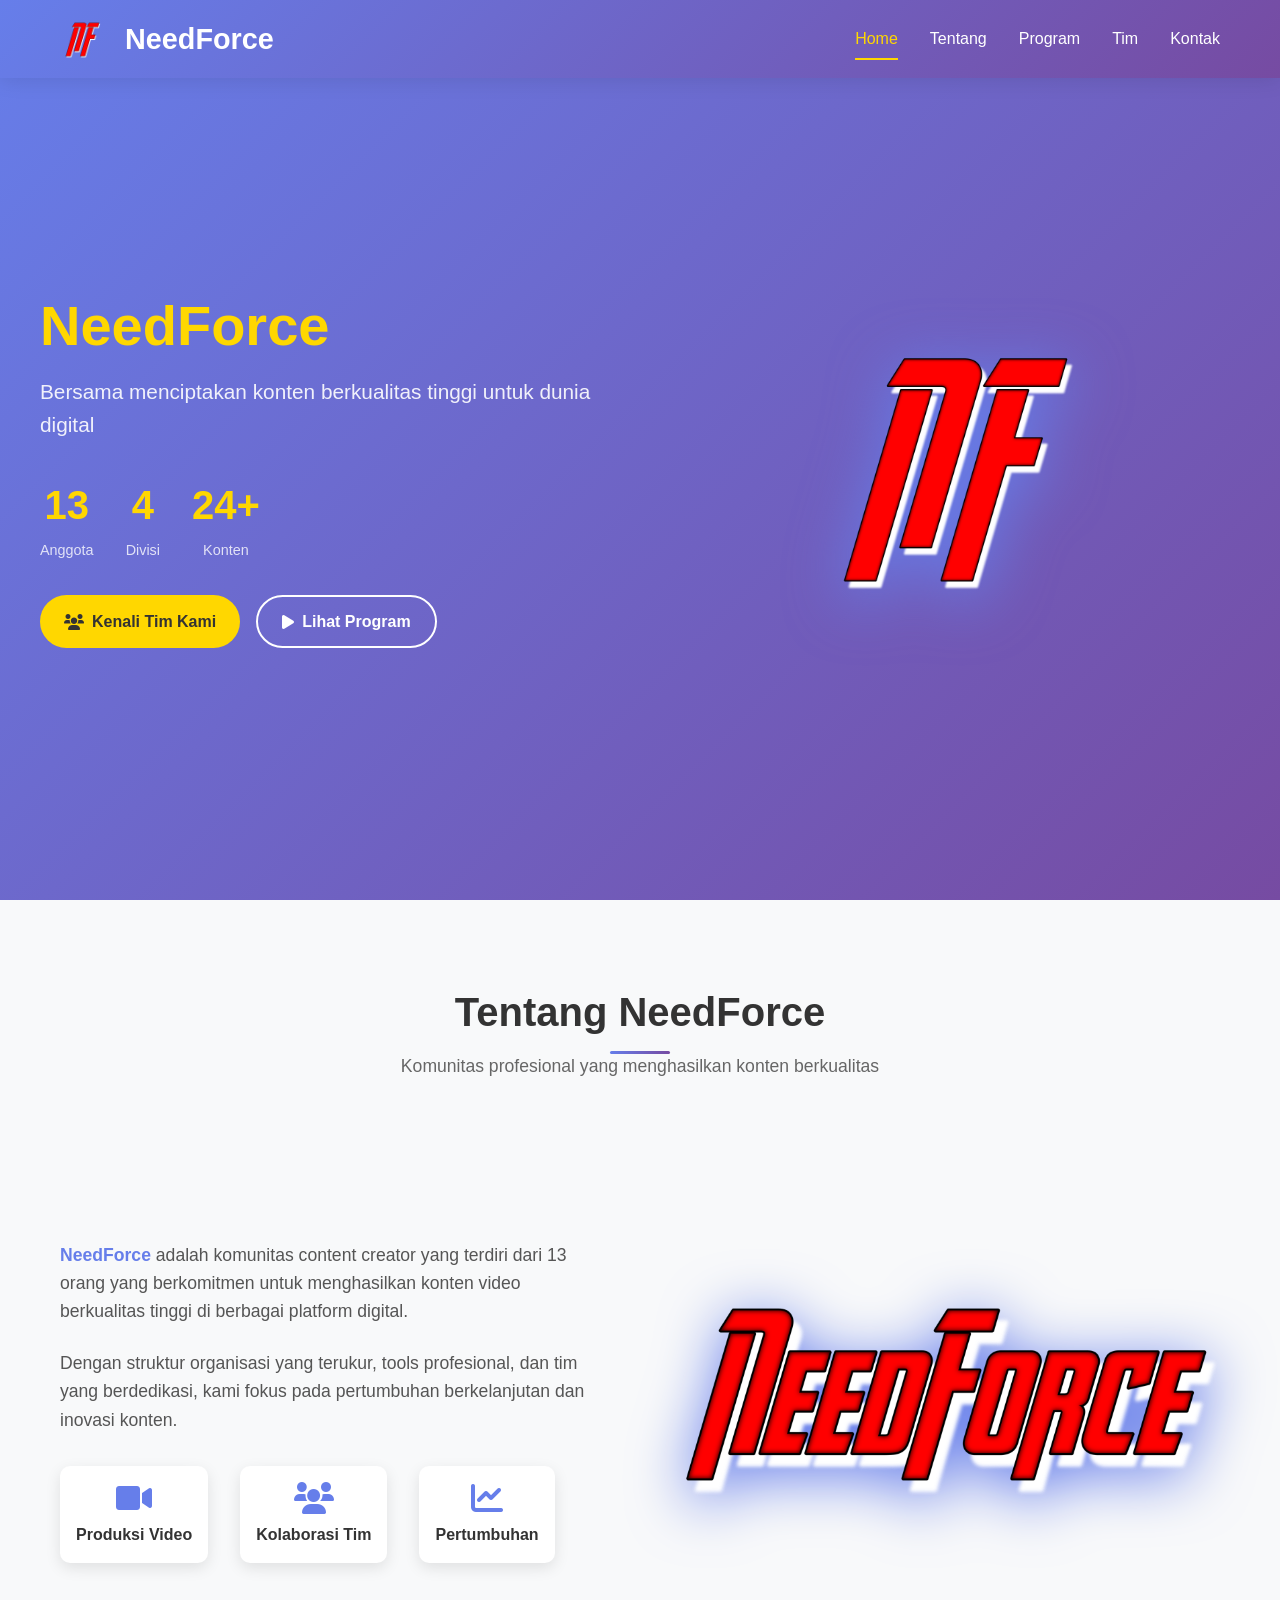
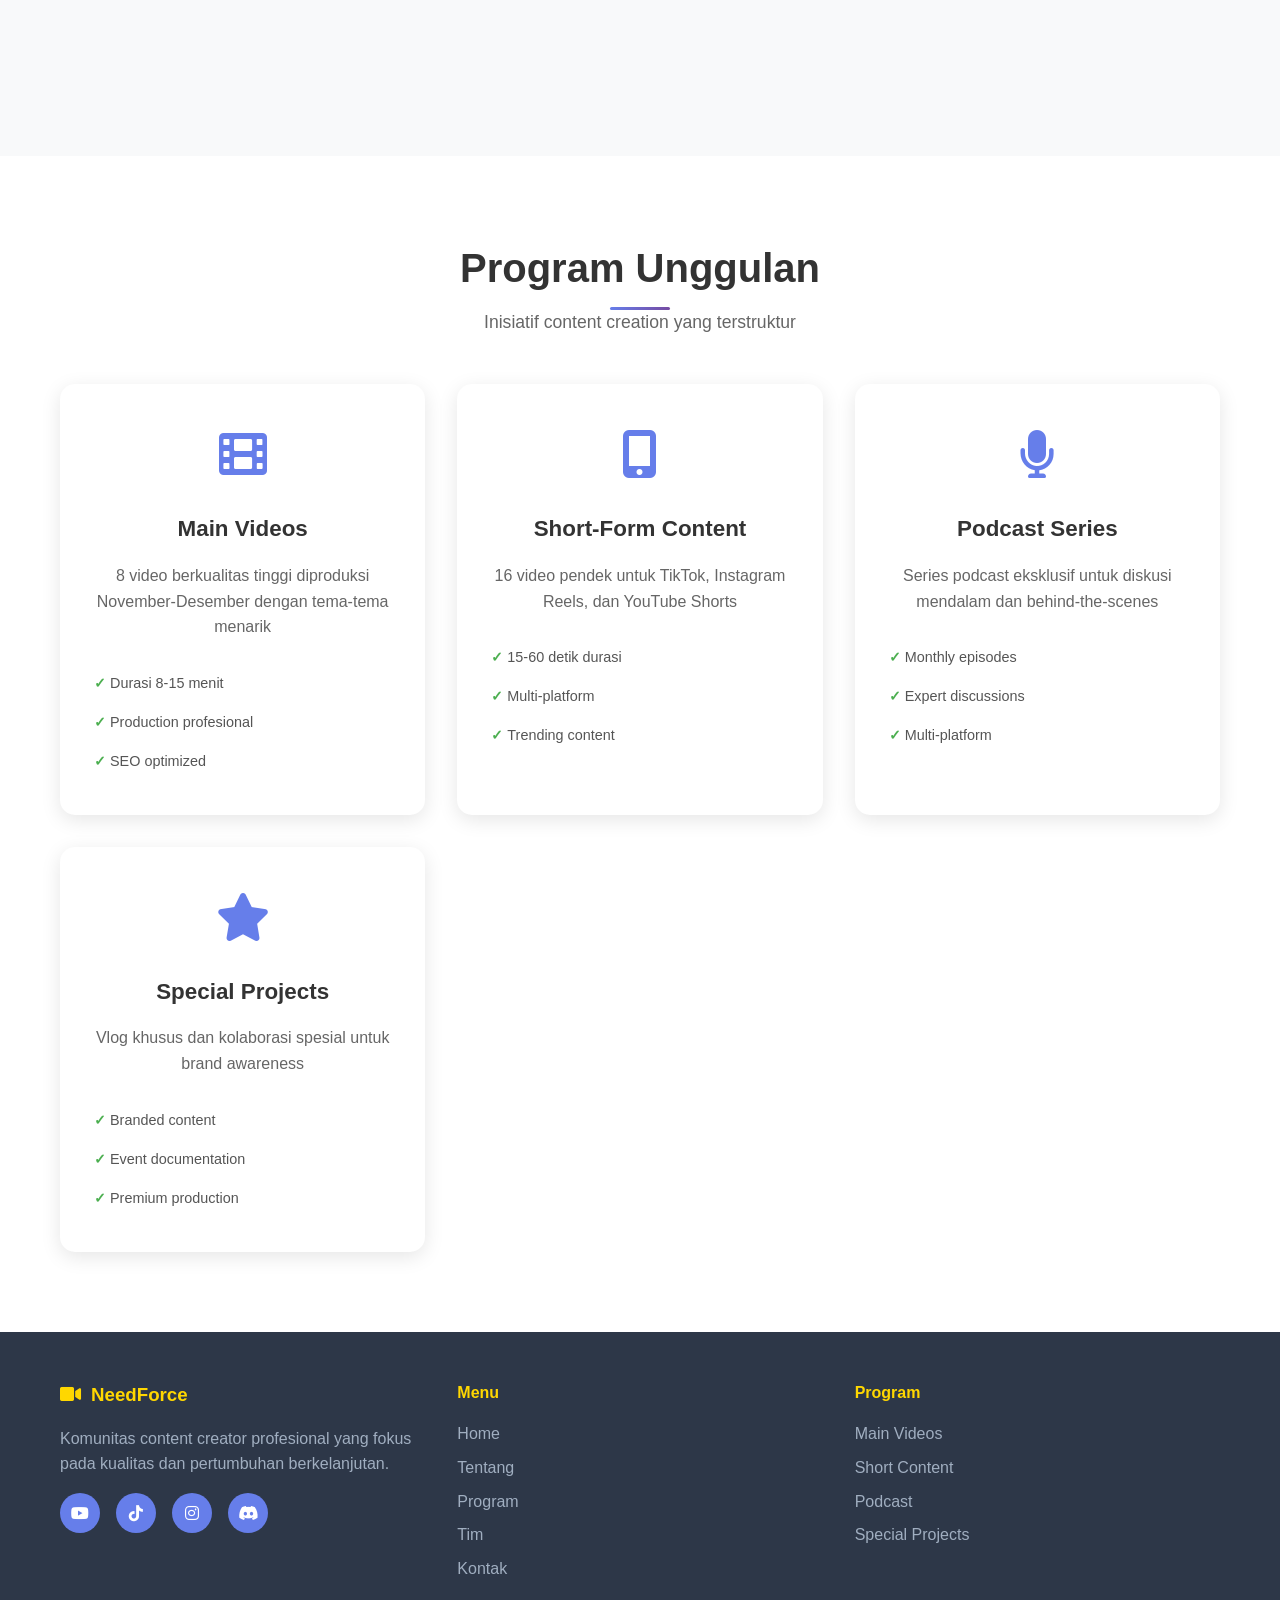
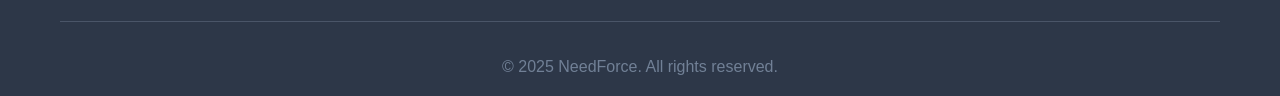
<file: index.html>
<!DOCTYPE html>
<html lang="id">
<head>
    <meta charset="UTF-8">
    <meta name="viewport" content="width=device-width, initial-scale=1.0">
    <title>NeedForce - Komunitas Content Creator</title>
    <link rel="stylesheet" href="assets/index.css">
    <link href="https://cdnjs.cloudflare.com/ajax/libs/font-awesome/6.0.0/css/all.min.css" rel="stylesheet">
</head>
<body>
    <!-- Header -->
    <header class="header">
        <nav class="navbar">
            <div class="nav-container">
                <div class="logo">
                    <h1><img src="assets/logo.png" alt="NeedForce Logo" style="width: 45px; height: auto; margin-right: 10px;"> NeedForce</h1>
                </div>
                <div class="nav-menu">
                    <a href="#home" class="nav-link active">Home</a>
                    <a href="#about" class="nav-link">Tentang</a>
                    <a href="#programs" class="nav-link">Program</a>
                    <a href="team.html" class="nav-link">Tim</a>
                    <a href="contact.html" class="nav-link">Kontak</a>
                </div>
                <div class="hamburger">
                    <span></span>
                    <span></span>
                    <span></span>
                </div>
            </div>
        </nav>
    </header>

    <!-- Main Content -->
    <main>
        <!-- Hero Section -->
        <section id="home" class="hero">
            <div class="hero-container">
                <div class="hero-content">
                    <h1 class="hero-title">
                        <span class="highlight">NeedForce</span><br>
                    </h1>
                    <p class="hero-subtitle">
                        Bersama menciptakan konten berkualitas tinggi untuk dunia digital
                    </p>
                    <div class="hero-stats">
                        <div class="stat">
                            <span class="stat-number">13</span>
                            <span class="stat-label">Anggota</span>
                        </div>
                        <div class="stat">
                            <span class="stat-number">4</span>
                            <span class="stat-label">Divisi</span>
                        </div>
                        <div class="stat">
                            <span class="stat-number">24+</span>
                            <span class="stat-label">Konten</span>
                        </div>
                    </div>
                    <div class="hero-buttons">
                        <a href="team.html" class="btn btn-primary">
                            <i class="fas fa-users"></i> Kenali Tim Kami
                        </a>
                        <a href="#programs" class="btn btn-secondary">
                            <i class="fas fa-play"></i> Lihat Program
                        </a>
                    </div>
                </div>
                <div class="hero-image">
                    <div class="hero-logo">
                        <img src="assets/logo.png" alt="NeedForce" class="logo-image">
                    </div>
                </div>
            </div>
        </section>

        <!-- About Section -->
        <section id="about" class="about">
            <div class="container">
                <div class="section-header">
                    <h2>Tentang NeedForce</h2>
                    <p class="section-subtitle">Komunitas profesional yang menghasilkan konten berkualitas</p>
                </div>

                <div class="about-grid">
                    <div class="about-content">
                        <p>
                            <strong>NeedForce</strong> adalah komunitas content creator yang terdiri dari 13 orang
                            yang berkomitmen untuk menghasilkan konten video berkualitas tinggi di berbagai platform digital.
                        </p>
                        <p>
                            Dengan struktur organisasi yang terukur, tools profesional, dan tim yang berdedikasi,
                            kami fokus pada pertumbuhan berkelanjutan dan inovasi konten.
                        </p>
                        <div class="about-features">
                            <div class="feature">
                                <i class="fas fa-video"></i>
                                <span>Produksi Video</span>
                            </div>
                            <div class="feature">
                                <i class="fas fa-users"></i>
                                <span>Kolaborasi Tim</span>
                            </div>
                            <div class="feature">
                                <i class="fas fa-chart-line"></i>
                                <span>Pertumbuhan</span>
                            </div>
                        </div>
                    </div>
                    <div class="about-image">
                        <img src="assets/NeedForce.png" alt="About NeedForce" class="about-img">
                    </div>
                </div>
            </div>
        </section>

        <!-- Programs Section -->
        <section id="programs" class="programs">
            <div class="container">
                <div class="section-header">
                    <h2>Program Unggulan</h2>
                    <p class="section-subtitle">Inisiatif content creation yang terstruktur</p>
                </div>

                <div class="programs-grid">
                    <div class="program-card">
                        <div class="program-icon">
                            <i class="fas fa-film"></i>
                        </div>
                        <h3>Main Videos</h3>
                        <p>8 video berkualitas tinggi diproduksi November-Desember dengan tema-tema menarik</p>
                        <ul class="program-features">
                            <li>Durasi 8-15 menit</li>
                            <li>Production profesional</li>
                            <li>SEO optimized</li>
                        </ul>
                    </div>

                    <div class="program-card">
                        <div class="program-icon">
                            <i class="fas fa-mobile-alt"></i>
                        </div>
                        <h3>Short-Form Content</h3>
                        <p>16 video pendek untuk TikTok, Instagram Reels, dan YouTube Shorts</p>
                        <ul class="program-features">
                            <li>15-60 detik durasi</li>
                            <li>Multi-platform</li>
                            <li>Trending content</li>
                        </ul>
                    </div>

                    <div class="program-card">
                        <div class="program-icon">
                            <i class="fas fa-microphone"></i>
                        </div>
                        <h3>Podcast Series</h3>
                        <p>Series podcast eksklusif untuk diskusi mendalam dan behind-the-scenes</p>
                        <ul class="program-features">
                            <li>Monthly episodes</li>
                            <li>Expert discussions</li>
                            <li>Multi-platform</li>
                        </ul>
                    </div>

                    <div class="program-card">
                        <div class="program-icon">
                            <i class="fas fa-star"></i>
                        </div>
                        <h3>Special Projects</h3>
                        <p>Vlog khusus dan kolaborasi spesial untuk brand awareness</p>
                        <ul class="program-features">
                            <li>Branded content</li>
                            <li>Event documentation</li>
                            <li>Premium production</li>
                        </ul>
                    </div>
                </div>
            </div>
        </section>
    </main>

    <!-- Footer -->
    <footer class="footer">
        <div class="container">
            <div class="footer-content">
                <div class="footer-section">
                    <h3><i class="fas fa-video"></i> NeedForce</h3>
                    <p>Komunitas content creator profesional yang fokus pada kualitas dan pertumbuhan berkelanjutan.</p>
                    <div class="social-links">
                        <a href="#" class="social-link"><i class="fab fa-youtube"></i></a>
                        <a href="#" class="social-link"><i class="fab fa-tiktok"></i></a>
                        <a href="#" class="social-link"><i class="fab fa-instagram"></i></a>
                        <a href="#" class="social-link"><i class="fab fa-discord"></i></a>
                    </div>
                </div>
                <div class="footer-section">
                    <h4>Menu</h4>
                    <ul>
                        <li><a href="#home">Home</a></li>
                        <li><a href="#about">Tentang</a></li>
                        <li><a href="#programs">Program</a></li>
                        <li><a href="team.html">Tim</a></li>
                        <li><a href="contact.html">Kontak</a></li>
                    </ul>
                </div>
                <div class="footer-section">
                    <h4>Program</h4>
                    <ul>
                        <li><a href="#programs">Main Videos</a></li>
                        <li><a href="#programs">Short Content</a></li>
                        <li><a href="#programs">Podcast</a></li>
                        <li><a href="#programs">Special Projects</a></li>
                    </ul>
                </div>
            </div>
            <div class="footer-bottom">
                <p>&copy; 2025 NeedForce. All rights reserved.</p>
            </div>
        </div>
    </footer>

    <script src="assets/script.js"></script>
</body>
</html>
</file>
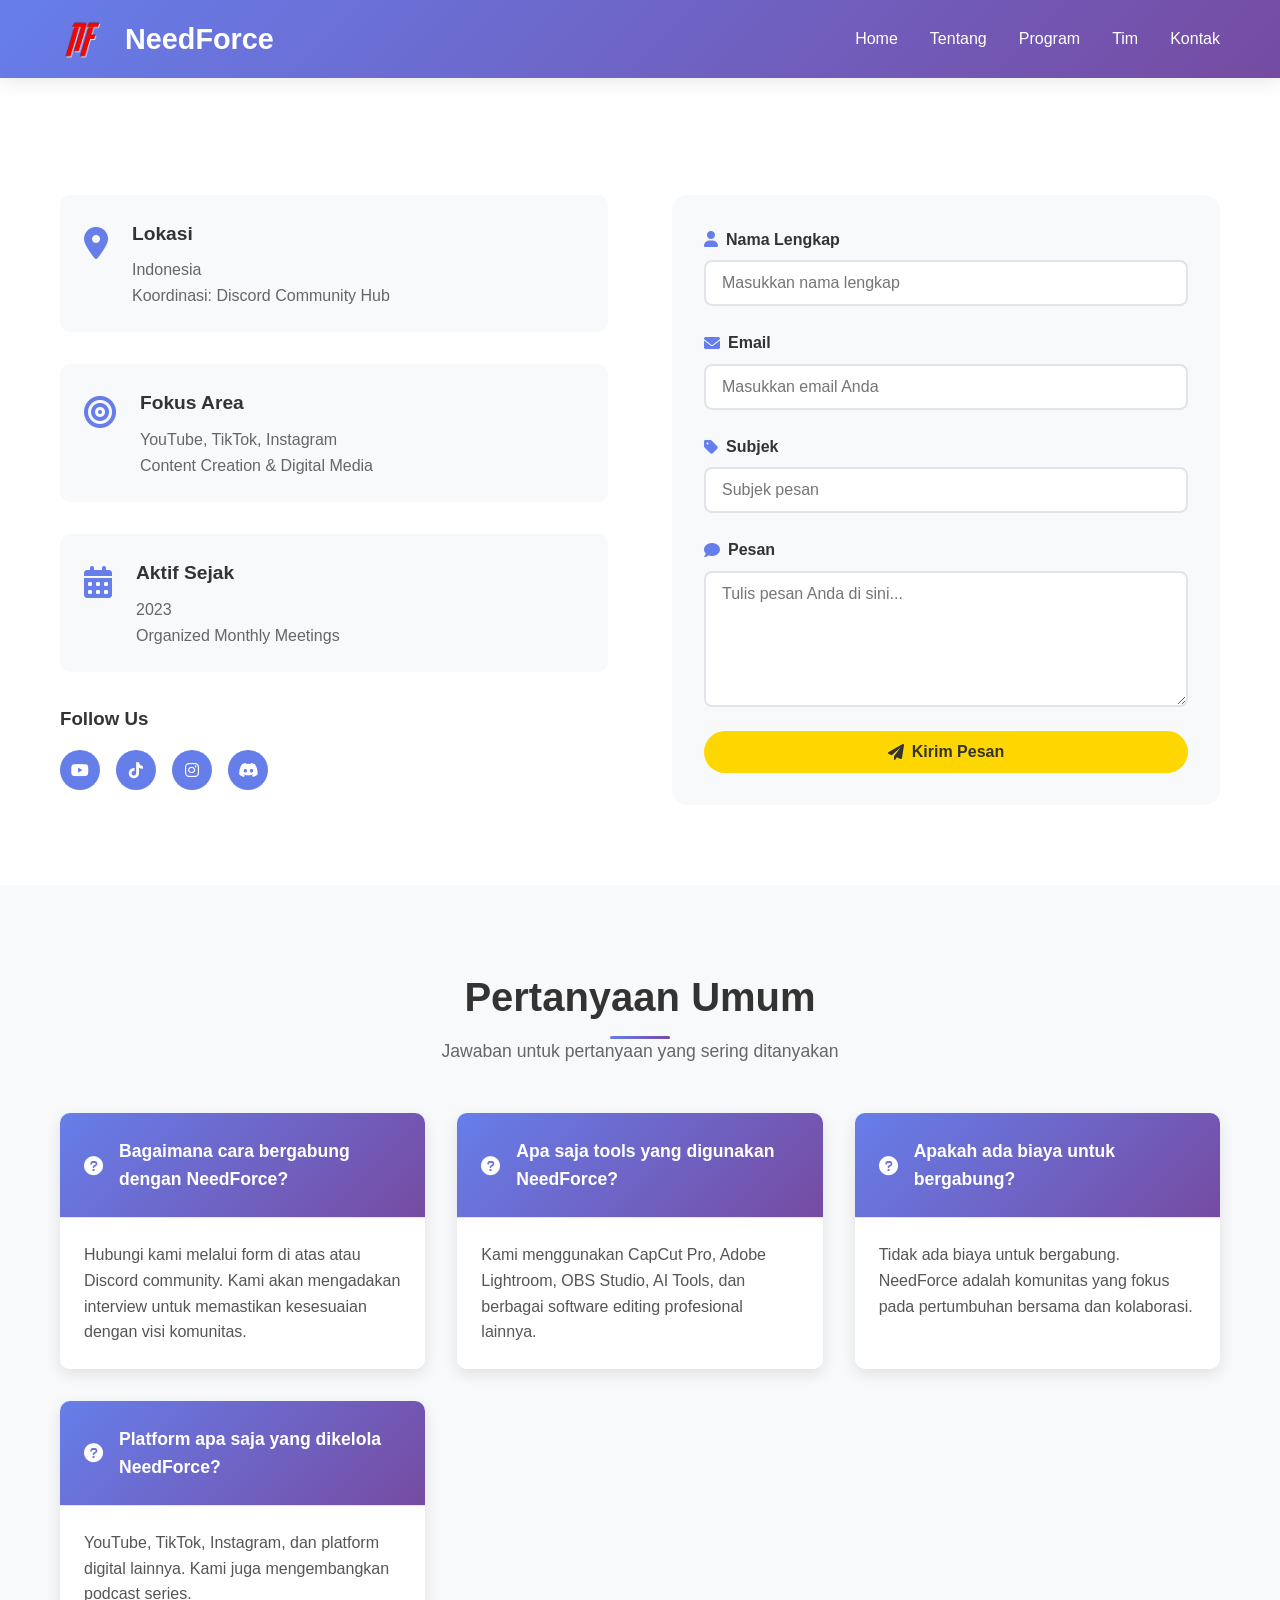
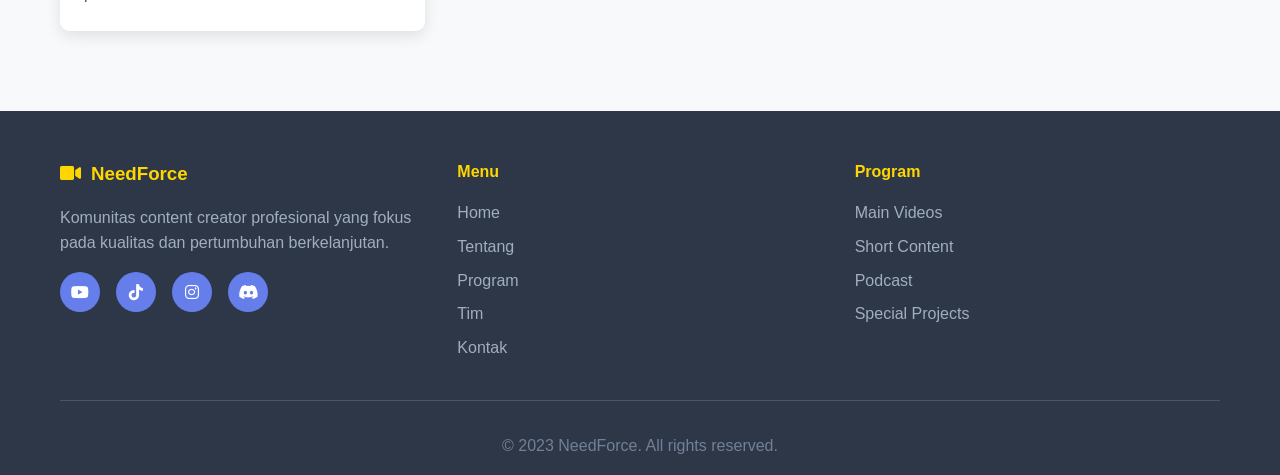
<file: contact.html>
<!DOCTYPE html>
<html lang="id">
<head>
    <meta charset="UTF-8">
    <meta name="viewport" content="width=device-width, initial-scale=1.0">
    <title>Kontak NeedForce - Komunitas Content Creator</title>
    <link rel="stylesheet" href="assets/index.css">
    <link rel="stylesheet" href="assets/contact.css">
    <link href="https://cdnjs.cloudflare.com/ajax/libs/font-awesome/6.0.0/css/all.min.css" rel="stylesheet">
</head>
<body>
    <!-- Header -->
    <header class="header">
        <nav class="navbar">
            <div class="nav-container">
                <div class="logo">
                    <h1><img src="assets/logo.png" alt="NeedForce Logo" style="width: 45px; height: auto; margin-right: 10px;"> NeedForce</h1>
                </div>
                <div class="nav-menu">
                    <a href="index.html" class="nav-link">Home</a>
                    <a href="index.html#about" class="nav-link">Tentang</a>
                    <a href="index.html#programs" class="nav-link">Program</a>
                    <a href="team.html" class="nav-link">Tim</a>
                    <a href="#contact" class="nav-link active">Kontak</a>
                </div>
                <div class="hamburger">
                    <span></span>
                    <span></span>
                    <span></span>
                </div>
            </div>
        </nav>
    </header>

    <!-- Main Content -->
    <main>
        <!-- Contact Hero -->
        <section class="contact-hero">
            <div class="container">
                <div class="section-header">
                    <h1>Hubungi Kami</h1>
                    <p class="section-subtitle">Ada pertanyaan? Kami siap membantu Anda</p>
                </div>
            </div>
        </section>

        <!-- Contact Section -->
        <section id="contact" class="contact">
            <div class="container">
                <div class="contact-grid">
                    <div class="contact-info">
                        <div class="info-card">
                            <div class="info-icon">
                                <i class="fas fa-map-marker-alt"></i>
                            </div>
                            <div class="info-content">
                                <h3>Lokasi</h3>
                                <p>Indonesia<br>Koordinasi: Discord Community Hub</p>
                            </div>
                        </div>

                        <div class="info-card">
                            <div class="info-icon">
                                <i class="fas fa-bullseye"></i>
                            </div>
                            <div class="info-content">
                                <h3>Fokus Area</h3>
                                <p>YouTube, TikTok, Instagram<br>Content Creation & Digital Media</p>
                            </div>
                        </div>

                        <div class="info-card">
                            <div class="info-icon">
                                <i class="fas fa-calendar-alt"></i>
                            </div>
                            <div class="info-content">
                                <h3>Aktif Sejak</h3>
                                <p>2023<br>Organized Monthly Meetings</p>
                            </div>
                        </div>

                        <div class="social-media">
                            <h3>Follow Us</h3>
                            <div class="social-links">
                                <a href="#" class="social-link">
                                    <i class="fab fa-youtube"></i>
                                </a>
                                <a href="#" class="social-link">
                                    <i class="fab fa-tiktok"></i>
                                </a>
                                <a href="#" class="social-link">
                                    <i class="fab fa-instagram"></i>
                                </a>
                                <a href="#" class="social-link">
                                    <i class="fab fa-discord"></i>
                                </a>
                            </div>
                        </div>
                    </div>

                    <div class="contact-form-container">
                        <form class="contact-form" id="contactForm">
                            <div class="form-group">
                                <label for="name">
                                    <i class="fas fa-user"></i> Nama Lengkap
                                </label>
                                <input type="text" id="name" name="name" required placeholder="Masukkan nama lengkap">
                            </div>

                            <div class="form-group">
                                <label for="email">
                                    <i class="fas fa-envelope"></i> Email
                                </label>
                                <input type="email" id="email" name="email" required placeholder="Masukkan email Anda">
                            </div>

                            <div class="form-group">
                                <label for="subject">
                                    <i class="fas fa-tag"></i> Subjek
                                </label>
                                <input type="text" id="subject" name="subject" required placeholder="Subjek pesan">
                            </div>

                            <div class="form-group">
                                <label for="message">
                                    <i class="fas fa-comment"></i> Pesan
                                </label>
                                <textarea id="message" name="message" rows="6" required placeholder="Tulis pesan Anda di sini..."></textarea>
                            </div>

                            <button type="submit" class="btn btn-primary btn-full">
                                <i class="fas fa-paper-plane"></i> Kirim Pesan
                            </button>
                        </form>
                    </div>
                </div>
            </div>
        </section>

        <!-- FAQ Section -->
        <section class="faq">
            <div class="container">
                <div class="section-header">
                    <h2>Pertanyaan Umum</h2>
                    <p class="section-subtitle">Jawaban untuk pertanyaan yang sering ditanyakan</p>
                </div>

                <div class="faq-grid">
                    <div class="faq-item">
                        <div class="faq-question">
                            <i class="fas fa-question-circle"></i>
                            <h4>Bagaimana cara bergabung dengan NeedForce?</h4>
                        </div>
                        <div class="faq-answer">
                            <p>Hubungi kami melalui form di atas atau Discord community. Kami akan mengadakan interview untuk memastikan kesesuaian dengan visi komunitas.</p>
                        </div>
                    </div>

                    <div class="faq-item">
                        <div class="faq-question">
                            <i class="fas fa-question-circle"></i>
                            <h4>Apa saja tools yang digunakan NeedForce?</h4>
                        </div>
                        <div class="faq-answer">
                            <p>Kami menggunakan CapCut Pro, Adobe Lightroom, OBS Studio, AI Tools, dan berbagai software editing profesional lainnya.</p>
                        </div>
                    </div>

                    <div class="faq-item">
                        <div class="faq-question">
                            <i class="fas fa-question-circle"></i>
                            <h4>Apakah ada biaya untuk bergabung?</h4>
                        </div>
                        <div class="faq-answer">
                            <p>Tidak ada biaya untuk bergabung. NeedForce adalah komunitas yang fokus pada pertumbuhan bersama dan kolaborasi.</p>
                        </div>
                    </div>

                    <div class="faq-item">
                        <div class="faq-question">
                            <i class="fas fa-question-circle"></i>
                            <h4>Platform apa saja yang dikelola NeedForce?</h4>
                        </div>
                        <div class="faq-answer">
                            <p>YouTube, TikTok, Instagram, dan platform digital lainnya. Kami juga mengembangkan podcast series.</p>
                        </div>
                    </div>
                </div>
            </div>
        </section>
    </main>

    <!-- Footer -->
    <footer class="footer">
        <div class="container">
            <div class="footer-content">
                <div class="footer-section">
                    <h3><i class="fas fa-video"></i> NeedForce</h3>
                    <p>Komunitas content creator profesional yang fokus pada kualitas dan pertumbuhan berkelanjutan.</p>
                    <div class="social-links">
                        <a href="#" class="social-link"><i class="fab fa-youtube"></i></a>
                        <a href="#" class="social-link"><i class="fab fa-tiktok"></i></a>
                        <a href="#" class="social-link"><i class="fab fa-instagram"></i></a>
                        <a href="#" class="social-link"><i class="fab fa-discord"></i></a>
                    </div>
                </div>
                <div class="footer-section">
                    <h4>Menu</h4>
                    <ul>
                        <li><a href="index.html">Home</a></li>
                        <li><a href="index.html#about">Tentang</a></li>
                        <li><a href="index.html#programs">Program</a></li>
                        <li><a href="team.html">Tim</a></li>
                        <li><a href="#contact">Kontak</a></li>
                    </ul>
                </div>
                <div class="footer-section">
                    <h4>Program</h4>
                    <ul>
                        <li><a href="index.html#programs">Main Videos</a></li>
                        <li><a href="index.html#programs">Short Content</a></li>
                        <li><a href="index.html#programs">Podcast</a></li>
                        <li><a href="index.html#programs">Special Projects</a></li>
                    </ul>
                </div>
            </div>
            <div class="footer-bottom">
                <p>&copy; 2023 NeedForce. All rights reserved.</p>
            </div>
        </div>
    </footer>

    <script src="assets/script.js"></script>
</body>
</html>
</file>
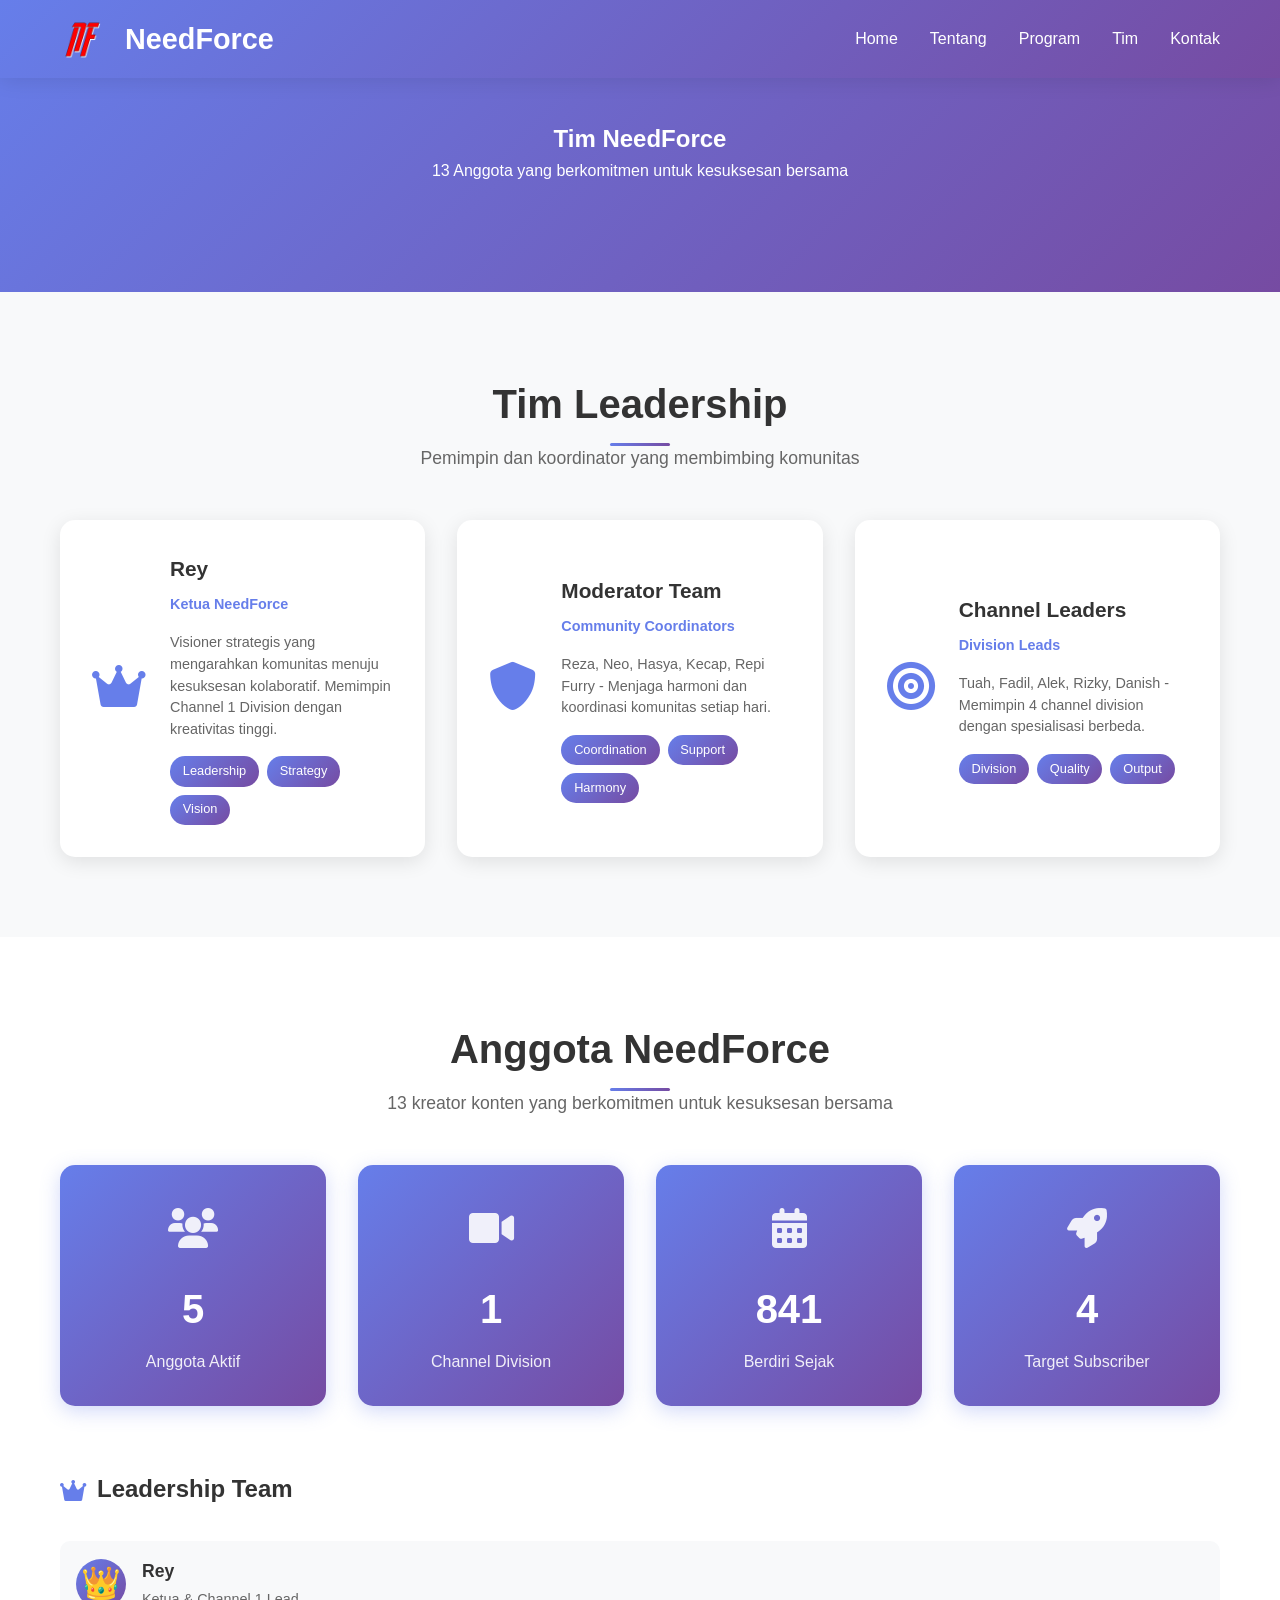
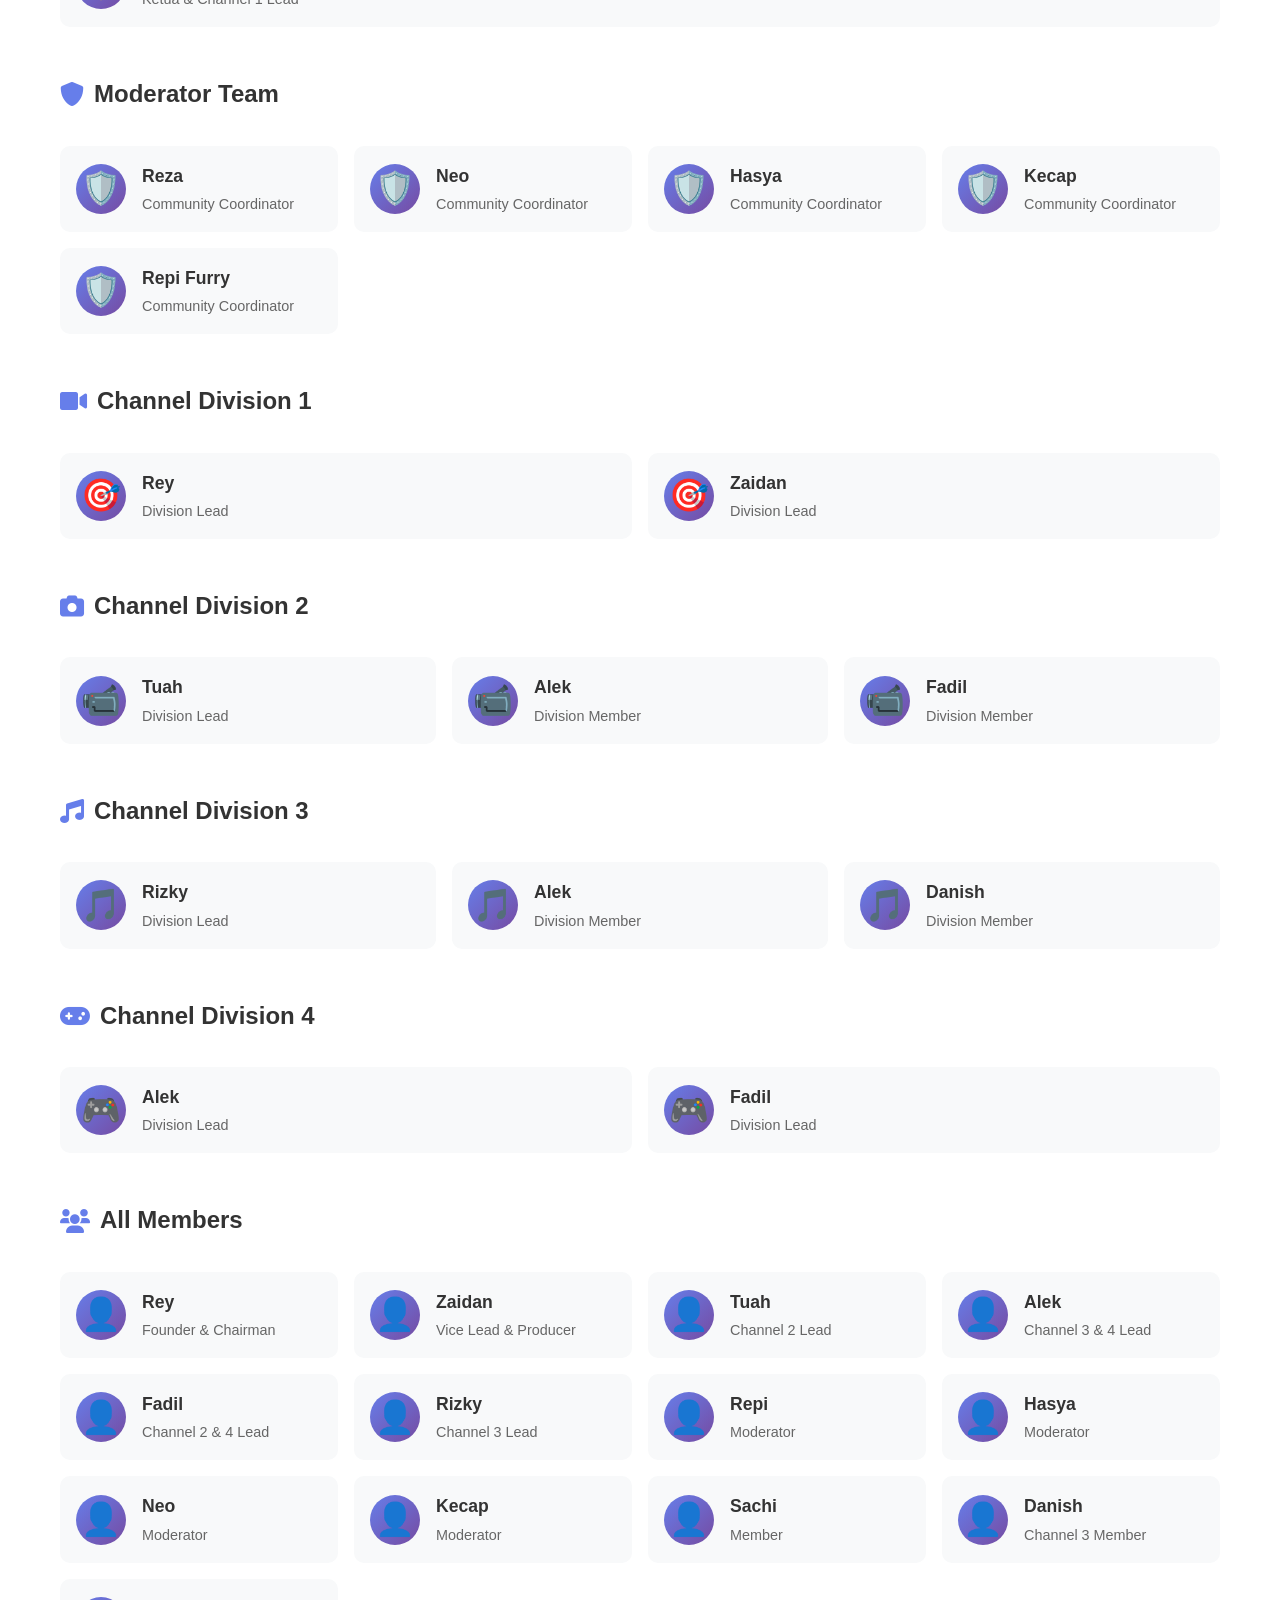
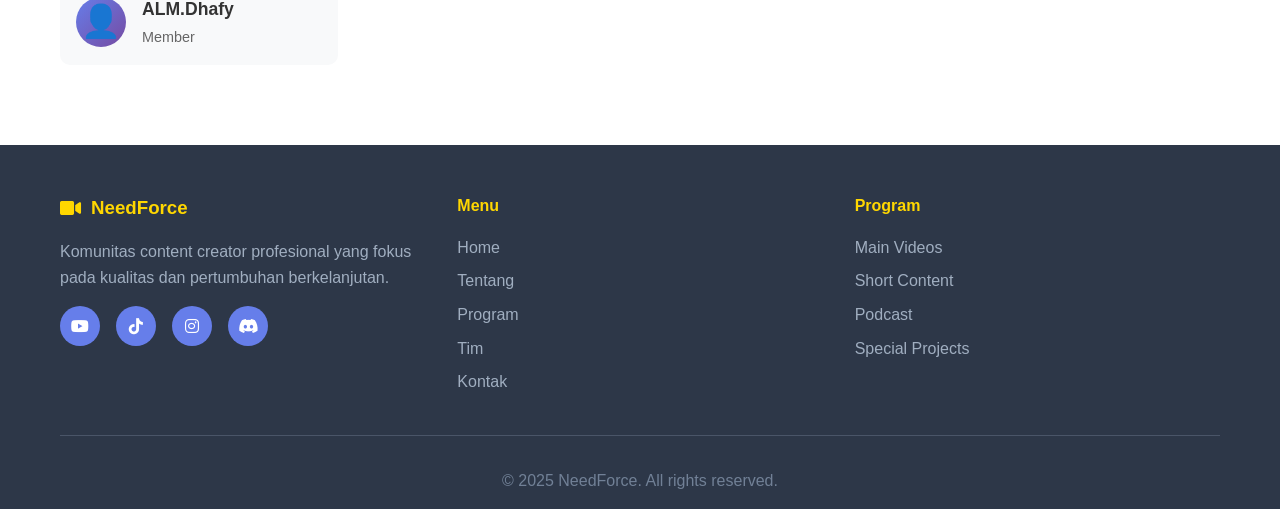
<file: team.html>
<!DOCTYPE html>
<html lang="id">
<head>
    <meta charset="UTF-8">
    <meta name="viewport" content="width=device-width, initial-scale=1.0">
    <title>Tim NeedForce - Komunitas Content Creator</title>
    <link rel="stylesheet" href="assets/index.css">
    <link rel="stylesheet" href="assets/team.css">
    <link href="https://cdnjs.cloudflare.com/ajax/libs/font-awesome/6.0.0/css/all.min.css" rel="stylesheet">
</head>
<body>
    <!-- Header -->
    <header class="header">
        <nav class="navbar">
            <div class="nav-container">
                <div class="logo">
                    <h1><img src="assets/logo.png" alt="NeedForce Logo" style="width: 45px; height: auto; margin-right: 10px;"> NeedForce</h1>
                </div>
                <div class="nav-menu">
                    <a href="index.html" class="nav-link">Home</a>
                    <a href="index.html#about" class="nav-link">Tentang</a>
                    <a href="index.html#programs" class="nav-link">Program</a>
                    <a href="#team" class="nav-link active">Tim</a>
                    <a href="contact.html" class="nav-link">Kontak</a>
                </div>
                <div class="hamburger">
                    <span></span>
                    <span></span>
                    <span></span>
                </div>
            </div>
        </nav>
    </header>

    <!-- Main Content -->
    <main>
        <!-- Team Hero -->
        <section class="team-hero">
            <div class="container">
                <div class="section-header">
                    <h1>Tim NeedForce</h1>
                    <p class="sub">13 Anggota yang berkomitmen untuk kesuksesan bersama</p>
                </div>
            </div>
        </section>

        <!-- Leadership Section -->
        <section id="team" class="leadership">
            <div class="container">
                <div class="section-header">
                    <h2>Tim Leadership</h2>
                    <p class="section-subtitle">Pemimpin dan koordinator yang membimbing komunitas</p>
                </div>

                <div class="leadership-grid">
                    <div class="leader-card">
                        <div class="leader-avatar">
                            <i class="fas fa-crown"></i>
                        </div>
                        <div class="leader-info">
                            <h3>Rey</h3>
                            <p class="leader-role">Ketua NeedForce</p>
                            <p class="leader-desc">Visioner strategis yang mengarahkan komunitas menuju kesuksesan kolaboratif. Memimpin Channel 1 Division dengan kreativitas tinggi.</p>
                            <div class="leader-skills">
                                <span class="skill-tag">Leadership</span>
                                <span class="skill-tag">Strategy</span>
                                <span class="skill-tag">Vision</span>
                            </div>
                        </div>
                    </div>

                    <div class="leader-card">
                        <div class="leader-avatar">
                            <i class="fas fa-shield-alt"></i>
                        </div>
                        <div class="leader-info">
                            <h3>Moderator Team</h3>
                            <p class="leader-role">Community Coordinators</p>
                            <p class="leader-desc">Reza, Neo, Hasya, Kecap, Repi Furry - Menjaga harmoni dan koordinasi komunitas setiap hari.</p>
                            <div class="leader-skills">
                                <span class="skill-tag">Coordination</span>
                                <span class="skill-tag">Support</span>
                                <span class="skill-tag">Harmony</span>
                            </div>
                        </div>
                    </div>

                    <div class="leader-card">
                        <div class="leader-avatar">
                            <i class="fas fa-bullseye"></i>
                        </div>
                        <div class="leader-info">
                            <h3>Channel Leaders</h3>
                            <p class="leader-role">Division Leads</p>
                            <p class="leader-desc">Tuah, Fadil, Alek, Rizky, Danish - Memimpin 4 channel division dengan spesialisasi berbeda.</p>
                            <div class="leader-skills">
                                <span class="skill-tag">Division</span>
                                <span class="skill-tag">Quality</span>
                                <span class="skill-tag">Output</span>
                            </div>
                        </div>
                    </div>
                </div>
            </div>
        </section>

        <!-- Members Section -->
        <section class="members">
            <div class="container">
                <div class="section-header">
                    <h2>Anggota NeedForce</h2>
                    <p class="section-subtitle">13 kreator konten yang berkomitmen untuk kesuksesan bersama</p>
                </div>

                <div class="stats-overview">
                    <div class="stat-card">
                        <div class="stat-icon">
                            <i class="fas fa-users"></i>
                        </div>
                        <h3>13</h3>
                        <p>Anggota Aktif</p>
                    </div>
                    <div class="stat-card">
                        <div class="stat-icon">
                            <i class="fas fa-video"></i>
                        </div>
                        <h3>4</h3>
                        <p>Channel Division</p>
                    </div>
                    <div class="stat-card">
                        <div class="stat-icon">
                            <i class="fas fa-calendar-alt"></i>
                        </div>
                        <h3>2023</h3>
                        <p>Berdiri Sejak</p>
                    </div>
                    <div class="stat-card">
                        <div class="stat-icon">
                            <i class="fas fa-rocket"></i>
                        </div>
                        <h3>10K+</h3>
                        <p>Target Subscriber</p>
                    </div>
                </div>

                <div class="members-showcase">
                    <div class="member-category">
                        <h3><i class="fas fa-crown"></i> Leadership Team</h3>
                        <div class="member-list">
                            <div class="member-item">
                                <div class="member-avatar">👑</div>
                                <div class="member-info">
                                    <h4>Rey</h4>
                                    <p>Ketua & Channel 1 Lead</p>
                                </div>
                            </div>
                        </div>
                    </div>

                    <div class="member-category">
                        <h3><i class="fas fa-shield-alt"></i> Moderator Team</h3>
                        <div class="member-list">
                            <div class="member-item">
                                <div class="member-avatar">🛡️</div>
                                <div class="member-info">
                                    <h4>Reza</h4>
                                    <p>Community Coordinator</p>
                                </div>
                            </div>
                            <div class="member-item">
                                <div class="member-avatar">🛡️</div>
                                <div class="member-info">
                                    <h4>Neo</h4>
                                    <p>Community Coordinator</p>
                                </div>
                            </div>
                            <div class="member-item">
                                <div class="member-avatar">🛡️</div>
                                <div class="member-info">
                                    <h4>Hasya</h4>
                                    <p>Community Coordinator</p>
                                </div>
                            </div>
                            <div class="member-item">
                                <div class="member-avatar">🛡️</div>
                                <div class="member-info">
                                    <h4>Kecap</h4>
                                    <p>Community Coordinator</p>
                                </div>
                            </div>
                            <div class="member-item">
                                <div class="member-avatar">🛡️</div>
                                <div class="member-info">
                                    <h4>Repi Furry</h4>
                                    <p>Community Coordinator</p>
                                </div>
                            </div>
                        </div>
                    </div>

                    <div class="member-category">
                        <h3><i class="fas fa-video"></i> Channel Division 1</h3>
                        <div class="member-list">
                            <div class="member-item">
                                <div class="member-avatar">🎯</div>
                                <div class="member-info">
                                    <h4>Rey</h4>
                                    <p>Division Lead</p>
                                </div>
                            </div>
                            <div class="member-item">
                                <div class="member-avatar">🎯</div>
                                <div class="member-info">
                                    <h4>Zaidan</h4>
                                    <p>Division Lead</p>
                                </div>
                            </div>
                        </div>
                    </div>

                    <div class="member-category">
                        <h3><i class="fas fa-camera"></i> Channel Division 2</h3>
                        <div class="member-list">
                            <div class="member-item">
                                <div class="member-avatar">📹</div>
                                <div class="member-info">
                                    <h4>Tuah</h4>
                                    <p>Division Lead</p>
                                </div>
                            </div>
                            <div class="member-item">
                                <div class="member-avatar">📹</div>
                                <div class="member-info">
                                    <h4>Alek</h4>
                                    <p>Division Member</p>
                                </div>
                            </div>
                            <div class="member-item">
                                <div class="member-avatar">📹</div>
                                <div class="member-info">
                                    <h4>Fadil</h4>
                                    <p>Division Member</p>
                                </div>
                            </div>
                        </div>
                    </div>

                    <div class="member-category">
                        <h3><i class="fas fa-music"></i> Channel Division 3</h3>
                        <div class="member-list">
                            <div class="member-item">
                                <div class="member-avatar">🎵</div>
                                <div class="member-info">
                                    <h4>Rizky</h4>
                                    <p>Division Lead</p>
                                </div>
                            </div>
                            <div class="member-item">
                                <div class="member-avatar">🎵</div>
                                <div class="member-info">
                                    <h4>Alek</h4>
                                    <p>Division Member</p>
                                </div>
                            </div>
                            <div class="member-item">
                                <div class="member-avatar">🎵</div>
                                <div class="member-info">
                                    <h4>Danish</h4>
                                    <p>Division Member</p>
                                </div>
                            </div>
                        </div>
                    </div>

                    <div class="member-category">
                        <h3><i class="fas fa-gamepad"></i> Channel Division 4</h3>
                        <div class="member-list">
                            <div class="member-item">
                                <div class="member-avatar">🎮</div>
                                <div class="member-info">
                                    <h4>Alek</h4>
                                    <p>Division Lead</p>
                                </div>
                            </div>
                            <div class="member-item">
                                <div class="member-avatar">🎮</div>
                                <div class="member-info">
                                    <h4>Fadil</h4>
                                    <p>Division Lead</p>
                                </div>
                            </div>
                        </div>
                    </div>

                    <div class="member-category">
                        <h3><i class="fas fa-users"></i> All Members</h3>
                        <div class="member-list">
                            <div class="member-item">
                                <div class="member-avatar">👤</div>
                                <div class="member-info">
                                    <h4>Rey</h4>
                                    <p>Founder & Chairman</p>
                                </div>
                            </div>
                            <div class="member-item">
                                <div class="member-avatar">👤</div>
                                <div class="member-info">
                                    <h4>Zaidan</h4>
                                    <p>Vice Lead & Producer</p>
                                </div>
                            </div>
                            <div class="member-item">
                                <div class="member-avatar">👤</div>
                                <div class="member-info">
                                    <h4>Tuah</h4>
                                    <p>Channel 2 Lead</p>
                                </div>
                            </div>
                            <div class="member-item">
                                <div class="member-avatar">👤</div>
                                <div class="member-info">
                                    <h4>Alek</h4>
                                    <p>Channel 3 & 4 Lead</p>
                                </div>
                            </div>
                            <div class="member-item">
                                <div class="member-avatar">👤</div>
                                <div class="member-info">
                                    <h4>Fadil</h4>
                                    <p>Channel 2 & 4 Lead</p>
                                </div>
                            </div>
                            <div class="member-item">
                                <div class="member-avatar">👤</div>
                                <div class="member-info">
                                    <h4>Rizky</h4>
                                    <p>Channel 3 Lead</p>
                                </div>
                            </div>
                            <div class="member-item">
                                <div class="member-avatar">👤</div>
                                <div class="member-info">
                                    <h4>Repi</h4>
                                    <p>Moderator</p>
                                </div>
                            </div>
                            <div class="member-item">
                                <div class="member-avatar">👤</div>
                                <div class="member-info">
                                    <h4>Hasya</h4>
                                    <p>Moderator</p>
                                </div>
                            </div>
                            <div class="member-item">
                                <div class="member-avatar">👤</div>
                                <div class="member-info">
                                    <h4>Neo</h4>
                                    <p>Moderator</p>
                                </div>
                            </div>
                            <div class="member-item">
                                <div class="member-avatar">👤</div>
                                <div class="member-info">
                                    <h4>Kecap</h4>
                                    <p>Moderator</p>
                                </div>
                            </div>
                            <div class="member-item">
                                <div class="member-avatar">👤</div>
                                <div class="member-info">
                                    <h4>Sachi</h4>
                                    <p>Member</p>
                                </div>
                            </div>
                            <div class="member-item">
                                <div class="member-avatar">👤</div>
                                <div class="member-info">
                                    <h4>Danish</h4>
                                    <p>Channel 3 Member</p>
                                </div>
                            </div>
                            <div class="member-item">
                                <div class="member-avatar">👤</div>
                                <div class="member-info">
                                    <h4>ALM.Dhafy</h4>
                                    <p>Member</p>
                                </div>
                            </div>
                        </div>
                    </div>
                </div>
            </div>
        </section>
    </main> 
    <!-- Footer -->
    <footer class="footer">
        <div class="container">
            <div class="footer-content">
                <div class="footer-section">
                    <h3><i class="fas fa-video"></i> NeedForce</h3>
                    <p>Komunitas content creator profesional yang fokus pada kualitas dan pertumbuhan berkelanjutan.</p>
                    <div class="social-links">
                        <a href="#" class="social-link"><i class="fab fa-youtube"></i></a>
                        <a href="#" class="social-link"><i class="fab fa-tiktok"></i></a>
                        <a href="#" class="social-link"><i class="fab fa-instagram"></i></a>
                        <a href="#" class="social-link"><i class="fab fa-discord"></i></a>
                    </div>
                </div>
                <div class="footer-section">
                    <h4>Menu</h4>
                    <ul>
                        <li><a href="index.html">Home</a></li>
                        <li><a href="index.html#about">Tentang</a></li>
                        <li><a href="index.html#programs">Program</a></li>
                        <li><a href="#team">Tim</a></li>
                        <li><a href="contact.html">Kontak</a></li>
                    </ul>
                </div>
                <div class="footer-section">
                    <h4>Program</h4>
                    <ul>
                        <li><a href="index.html#programs">Main Videos</a></li>
                        <li><a href="index.html#programs">Short Content</a></li>
                        <li><a href="index.html#programs">Podcast</a></li>
                        <li><a href="index.html#programs">Special Projects</a></li>
                    </ul>
                </div>
            </div>
            <div class="footer-bottom">
                <p>&copy; 2025 NeedForce. All rights reserved.</p>
            </div>
        </div>
    </footer>

    <script src="assets/script.js"></script>
</body>
</html>
</file>
<file: assets/index.css>
* {
    margin: 0;
    padding: 0;
    box-sizing: border-box;
}

html {
    scroll-behavior: smooth;
}

body {
    font-family: 'Segoe UI', Tahoma, Geneva, Verdana, sans-serif;
    line-height: 1.6;
    color: #333;
    background: #fff;
}

.container {
    max-width: 1200px;
    margin: 0 auto;
    padding: 0 20px;
}

.header {
    background: linear-gradient(135deg, #667eea 0%, #764ba2 100%);
    box-shadow: 0 2px 20px rgba(0, 0, 0, 0.1);
    position: fixed;
    top: 0;
    width: 100%;
    z-index: 1000;
}

.navbar {
    padding: 0;
}

.nav-container {
    max-width: 1200px;
    margin: 0 auto;
    padding: 1rem 20px;
    display: flex;
    justify-content: space-between;
    align-items: center;
}

.logo h1 {
    color: white;
    font-size: 1.8rem;
    font-weight: bold;
    display: flex;
    align-items: center;
    gap: 10px;
}

.logo i {
    color: #ffd700;
}

.nav-menu {
    display: flex;
    list-style: none;
    gap: 2rem;
}

.nav-menu .nav-link {
    color: white;
    text-decoration: none;
    font-weight: 500;
    transition: all 0.3s ease;
    position: relative;
    padding: 0.5rem 0;
}

.nav-menu .nav-link:hover,
.nav-menu .nav-link.active {
    color: #ffd700;
}

.nav-menu .nav-link::after {
    content: '';
    position: absolute;
    bottom: 0;
    left: 0;
    width: 0;
    height: 2px;
    background: #ffd700;
    transition: width 0.3s ease;
}

.nav-menu .nav-link:hover::after,
.nav-menu .nav-link.active::after {
    width: 100%;
}

.hamburger {
    display: none;
    flex-direction: column;
    cursor: pointer;
    gap: 4px;
}

.hamburger span {
    width: 25px;
    height: 3px;
    background: white;
    transition: all 0.3s ease;
    border-radius: 2px;
}

.hero {
    padding: 120px 20px 80px;
    background: linear-gradient(135deg, #667eea 0%, #764ba2 100%);
    color: white;
    min-height: 100vh;
    display: flex;
    align-items: center;
}

.hero-container {
    max-width: 1200px;
    margin: 0 auto;
    display: grid;
    grid-template-columns: 1fr 1fr;
    gap: 4rem;
    align-items: center;
}

.hero-title {
    font-size: 3.5rem;
    font-weight: bold;
    margin-bottom: 1rem;
    line-height: 1.2;
}

.hero-title .highlight {
    color: #ffd700;
}

.hero-subtitle {
    font-size: 1.3rem;
    margin-bottom: 2rem;
    opacity: 0.9;
}

.hero-stats {
    display: flex;
    gap: 2rem;
    margin-bottom: 2rem;
}

.hero-stats .stat {
    text-align: center;
}

.hero-stats .stat-number {
    display: block;
    font-size: 2.5rem;
    font-weight: bold;
    color: #ffd700;
}

.hero-stats .stat-label {
    font-size: 0.9rem;
    opacity: 0.8;
}

.hero-buttons {
    display: flex;
    gap: 1rem;
    flex-wrap: wrap;
}

.btn {
    padding: 0.75rem 1.5rem;
    border: none;
    border-radius: 50px;
    font-size: 1rem;
    font-weight: 600;
    cursor: pointer;
    transition: all 0.3s ease;
    text-decoration: none;
    display: inline-flex;
    align-items: center;
    gap: 8px;
}

.btn-primary {
    background: #ffd700;
    color: #333;
}

.btn-primary:hover {
    background: #ffed4e;
    transform: translateY(-2px);
    box-shadow: 0 5px 20px rgba(255, 215, 0, 0.3);
}

.btn-secondary {
    background: transparent;
    color: white;
    border: 2px solid white;
}

.btn-secondary:hover {
    background: white;
    color: #667eea;
}

.btn-full {
    width: 100%;
    justify-content: center;
}

.hero-image {
    display: flex;
    justify-content: center;
    align-items: center;
}

.hero-logo {
    display: flex;
    justify-content: center;
    align-items: center;
    animation: logoFloat 3s ease-in-out infinite;
}

.logo-image {
    max-width: 300px;
    height: auto;
    filter: drop-shadow(0 10px 30px rgba(102, 126, 234, 1));
    transition: transform 0.3s ease;
}

.logo-image:hover {
    transform: scale(1.05);
}

@keyframes logoFloat {
    0%, 100% {
        transform: translateY(0px);
    }
    50% {
        transform: translateY(-10px);
    }
}

.section-header {
    text-align: center;
    margin-bottom: 3rem;
}

.section-header h2 {
    font-size: 2.5rem;
    color: #333;
    margin-bottom: 0.5rem;
    position: relative;
}

.section-header h2::after {
    content: '';
    position: absolute;
    bottom: -10px;
    left: 50%;
    transform: translateX(-50%);
    width: 60px;
    height: 3px;
    background: linear-gradient(90deg, #667eea, #764ba2);
    border-radius: 2px;
}

.section-header .section-subtitle {
    color: #666;
    font-size: 1.1rem;
}

.about {
    padding: 80px 20px;
    background: #f8f9fa;
}

.about-grid {
    display: grid;
    grid-template-columns: 1fr 1fr;
    gap: 4rem;
    align-items: center;
}

.about-content p {
    margin-bottom: 1.5rem;
    font-size: 1.1rem;
    color: #555;
}

.about-content strong {
    color: #667eea;
}

.about-features {
    display: flex;
    gap: 2rem;
    margin-top: 2rem;
}

.about-features .feature {
    display: flex;
    flex-direction: column;
    align-items: center;
    text-align: center;
    padding: 1rem;
    background: white;
    border-radius: 10px;
    box-shadow: 0 5px 15px rgba(0, 0, 0, 0.1);
    transition: all 0.3s ease;
}

.about-features .feature:hover {
    transform: translateY(-5px);
    box-shadow: 0 10px 25px rgba(0, 0, 0, 0.15);
}

.about-features .feature i {
    font-size: 2rem;
    color: #667eea;
    margin-bottom: 0.5rem;
}

.about-features .feature span {
    font-weight: 600;
    color: #333;
}

.about-image {
    display: flex;
    justify-content: center;
    align-items: center;
}

.about-img {
    width: 100%;
    height: 100%;
    object-fit: cover;
    filter: drop-shadow(0 10px 30px rgba(102, 126, 234, 1));
    border-radius: 20px;
}

.programs {
    padding: 80px 20px;
    background: white;
}

.programs-grid {
    display: grid;
    grid-template-columns: repeat(auto-fit, minmax(280px, 1fr));
    gap: 2rem;
}

.program-card {
    background: white;
    border-radius: 15px;
    padding: 2rem;
    box-shadow: 0 5px 20px rgba(0, 0, 0, 0.1);
    transition: all 0.3s ease;
    text-align: center;
    border: 2px solid transparent;
}

.program-card:hover {
    transform: translateY(-10px);
    border-color: #667eea;
    box-shadow: 0 15px 40px rgba(102, 126, 234, 0.2);
}

.program-icon {
    font-size: 3rem;
    color: #667eea;
    margin-bottom: 1rem;
}

.program-card h3 {
    font-size: 1.4rem;
    color: #333;
    margin-bottom: 1rem;
}

.program-card p {
    color: #666;
    margin-bottom: 1.5rem;
    line-height: 1.6;
}

.program-features {
    list-style: none;
    text-align: left;
}

.program-features li {
    padding: 0.5rem 0;
    padding-left: 1rem;
    position: relative;
    color: #555;
    font-size: 0.9rem;
}

.program-features li::before {
    content: "✓";
    position: absolute;
    left: 0;
    color: #4CAF50;
    font-weight: bold;
}

.footer {
    background: #2d3748;
    color: white;
    padding: 3rem 20px 1rem;
}

.footer-content {
    display: grid;
    grid-template-columns: repeat(auto-fit, minmax(250px, 1fr));
    gap: 2rem;
    margin-bottom: 2rem;
}

.footer-section h3 {
    color: #ffd700;
    margin-bottom: 1rem;
    display: flex;
    align-items: center;
    gap: 10px;
}

.footer-section h4 {
    color: #ffd700;
    margin-bottom: 1rem;
}

.footer-section p {
    color: #a0aec0;
    line-height: 1.6;
    margin-bottom: 1rem;
}

.footer-section ul {
    list-style: none;
}

.footer-section ul li {
    margin-bottom: 0.5rem;
}

.footer-section a {
    color: #a0aec0;
    text-decoration: none;
    transition: all 0.3s ease;
}

.footer-section a:hover {
    color: #ffd700;
}

.social-links {
    display: flex;
    gap: 1rem;
    margin-top: 1rem;
}

.social-links .social-link {
    width: 40px;
    height: 40px;
    border-radius: 50%;
    background: #667eea;
    color: white;
    display: flex;
    align-items: center;
    justify-content: center;
    text-decoration: none;
    transition: all 0.3s ease;
}

.social-links .social-link:hover {
    background: #ffd700;
    color: #333;
    transform: translateY(-3px);
}

.footer-bottom {
    text-align: center;
    padding-top: 2rem;
    border-top: 1px solid #4a5568;
    color: #718096;
}

@media (max-width: 768px) {
    .hamburger {
        display: flex;
    }

    .nav-menu {
        position: absolute;
        top: 100%;
        left: 0;
        right: 0;
        background: rgba(102, 126, 234, 0.95);
        backdrop-filter: blur(10px);
        flex-direction: column;
        gap: 0;
        display: none;
        padding: 1rem 0;
        box-shadow: 0 5px 20px rgba(0, 0, 0, 0.2);
    }

    .nav-menu.active {
        display: flex;
    }

    .nav-menu .nav-link {
        padding: 1rem 2rem;
        border-bottom: 1px solid rgba(255, 255, 255, 0.1);
    }

    .hero-container {
        grid-template-columns: 1fr;
        gap: 2rem;
        text-align: center;
    }

    .hero-title {
        font-size: 2.5rem;
    }

    .hero-stats {
        justify-content: center;
    }

    .hero-buttons {
        justify-content: center;
    }

    .about-grid,
    .contact-grid {
        grid-template-columns: 1fr;
        gap: 2rem;
    }

    .programs-grid,
    .leadership-grid {
        grid-template-columns: 1fr;
    }

    .member-list {
        grid-template-columns: 1fr;
    }

    .faq-grid {
        grid-template-columns: 1fr;
    }

    .footer-content {
        grid-template-columns: 1fr;
    }

    .info-card {
        flex-direction: column;
        text-align: center;
        gap: 1rem;
    }

    .leader-card {
        flex-direction: column;
        text-align: center;
        gap: 1rem;
    }

    .member-item {
        flex-direction: column;
        text-align: center;
        gap: 0.5rem;
    }
}

@media (max-width: 480px) {
    .hero {
        padding: 100px 20px 40px;
    }

    .hero-title {
        font-size: 2rem;
    }

    .hero-stats {
        flex-direction: column;
        gap: 1rem;
    }

    .section-header h2 {
        font-size: 2rem;
    }

    .btn {
        width: 100%;
        justify-content: center;
    }

    .hero-buttons {
        flex-direction: column;
    }

    .social-links {
        justify-content: center;
    }
}
</file>
<file: assets/contact.css>
.contact {
    padding: 80px 20px;
    background: white;
}

.contact-grid {
    display: grid;
    grid-template-columns: 1fr 1fr;
    gap: 4rem;
}

.contact-info {
    display: flex;
    flex-direction: column;
    gap: 2rem;
}

.info-card {
    display: flex;
    gap: 1.5rem;
    padding: 1.5rem;
    background: #f8f9fa;
    border-radius: 10px;
    transition: all 0.3s ease;
}

.info-card:hover {
    background: #e9ecef;
    transform: translateX(5px);
}

.info-icon {
    font-size: 2rem;
    color: #667eea;
    flex-shrink: 0;
}

.info-content h3 {
    font-size: 1.2rem;
    color: #333;
    margin-bottom: 0.5rem;
}

.info-content p {
    color: #666;
    line-height: 1.6;
}

.social-media h3 {
    margin-bottom: 1rem;
}

.social-links {
    display: flex;
    gap: 1rem;
}

.social-links .social-link {
    display: flex;
    align-items: center;
    gap: 0.5rem;
    padding: 0.5rem 1rem;
    background: #667eea;
    color: white;
    text-decoration: none;
    border-radius: 25px;
    transition: all 0.3s ease;
}

.social-links .social-link:hover {
    background: #5a67d8;
    transform: translateY(-2px);
}

.contact-form-container {
    background: #f8f9fa;
    padding: 2rem;
    border-radius: 15px;
}

.contact-form {
    display: flex;
    flex-direction: column;
    gap: 1.5rem;
}

.form-group {
    display: flex;
    flex-direction: column;
}

.form-group label {
    display: flex;
    align-items: center;
    gap: 8px;
    font-weight: 600;
    color: #333;
    margin-bottom: 0.5rem;
}

.form-group label i {
    color: #667eea;
}

.form-group input,
.form-group textarea {
    padding: 0.75rem 1rem;
    border: 2px solid #e1e5e9;
    border-radius: 8px;
    font-size: 1rem;
    font-family: inherit;
    transition: all 0.3s ease;
}

.form-group input:focus,
.form-group textarea:focus {
    outline: none;
    border-color: #667eea;
    box-shadow: 0 0 0 3px rgba(102, 126, 234, 0.1);
}

.form-group textarea {
    resize: vertical;
    min-height: 120px;
}

.faq {
    padding: 80px 20px;
    background: #f8f9fa;
}

.faq-grid {
    display: grid;
    grid-template-columns: repeat(auto-fit, minmax(300px, 1fr));
    gap: 2rem;
}

.faq-item {
    background: white;
    border-radius: 10px;
    overflow: hidden;
    box-shadow: 0 5px 15px rgba(0, 0, 0, 0.1);
}

.faq-question {
    padding: 1.5rem;
    background: linear-gradient(135deg, #667eea, #764ba2);
    color: white;
    cursor: pointer;
    display: flex;
    align-items: center;
    gap: 1rem;
    transition: all 0.3s ease;
}

.faq-question:hover {
    background: linear-gradient(135deg, #5a67d8, #6b46c1);
}

.faq-question i {
    font-size: 1.2rem;
    flex-shrink: 0;
}

.faq-question h4 {
    font-size: 1.1rem;
    margin: 0;
}

.faq-answer {
    padding: 1.5rem;
    background: white;
    border-top: 1px solid #e1e5e9;
}

.faq-answer p {
    color: #555;
    line-height: 1.6;
    margin: 0;
}
</file>
<file: assets/team.css>
.team-hero,
.contact-hero {
    padding: 120px 20px 60px;
    background: linear-gradient(135deg, #667eea 0%, #764ba2 100%);
    color: white;
    text-align: center;
}

.leadership {
    padding: 80px 20px;
    background: #f8f9fa;
}

.leadership-grid {
    display: grid;
    grid-template-columns: repeat(auto-fit, minmax(280px, 1fr));
    gap: 2rem;
}

.leader-card {
    background: white;
    border-radius: 15px;
    padding: 2rem;
    box-shadow: 0 5px 20px rgba(0, 0, 0, 0.1);
    transition: all 0.3s ease;
    display: flex;
    align-items: center;
    gap: 1.5rem;
}

.leader-card:hover {
    transform: translateY(-5px);
    box-shadow: 0 15px 40px rgba(0, 0, 0, 0.15);
}

.leader-avatar {
    font-size: 3rem;
    color: #667eea;
    flex-shrink: 0;
}

.leader-info h3 {
    font-size: 1.3rem;
    color: #333;
    margin-bottom: 0.5rem;
}

.leader-role {
    color: #667eea;
    font-weight: 600;
    margin-bottom: 1rem;
    font-size: 0.9rem;
}

.leader-desc {
    color: #666;
    font-size: 0.9rem;
    line-height: 1.5;
    margin-bottom: 1rem;
}

.leader-skills {
    display: flex;
    flex-wrap: wrap;
    gap: 0.5rem;
}

.skill-tag {
    background: linear-gradient(135deg, #667eea, #764ba2);
    color: white;
    padding: 0.3rem 0.8rem;
    border-radius: 15px;
    font-size: 0.8rem;
    font-weight: 500;
}

.members {
    padding: 80px 20px;
    background: white;
}

.stats-overview {
    display: grid;
    grid-template-columns: repeat(auto-fit, minmax(200px, 1fr));
    gap: 2rem;
    margin-bottom: 4rem;
}

.stat-card {
    background: linear-gradient(135deg, #667eea, #764ba2);
    color: white;
    border-radius: 15px;
    padding: 2rem;
    text-align: center;
    box-shadow: 0 5px 20px rgba(102, 126, 234, 0.3);
    transition: all 0.3s ease;
}

.stat-card:hover {
    transform: translateY(-5px);
    box-shadow: 0 15px 40px rgba(102, 126, 234, 0.4);
}

.stat-card .stat-icon {
    font-size: 2.5rem;
    margin-bottom: 1rem;
    opacity: 0.9;
}

.stat-card h3 {
    font-size: 2.5rem;
    font-weight: bold;
    margin-bottom: 0.5rem;
    font-family: Arial, sans-serif;
    font-variant-numeric: normal;
    -webkit-font-feature-settings: "tnum" 0;
    font-feature-settings: "tnum" 0;
}

.stat-card p {
    opacity: 0.9;
    font-size: 1rem;
}

.members-showcase {
    display: grid;
    gap: 3rem;
}

.member-category h3 {
    font-size: 1.5rem;
    color: #333;
    margin-bottom: 2rem;
    display: flex;
    align-items: center;
    gap: 10px;
}

.member-category h3 i {
    color: #667eea;
}

.member-list {
    display: grid;
    grid-template-columns: repeat(auto-fit, minmax(250px, 1fr));
    gap: 1rem;
}

.member-item {
    display: flex;
    align-items: center;
    gap: 1rem;
    background: #f8f9fa;
    padding: 1rem;
    border-radius: 10px;
    transition: all 0.3s ease;
}

.member-item:hover {
    background: #e9ecef;
    transform: translateX(5px);
}

.member-avatar {
    font-size: 2rem;
    width: 50px;
    height: 50px;
    display: flex;
    align-items: center;
    justify-content: center;
    background: linear-gradient(135deg, #667eea, #764ba2);
    border-radius: 50%;
    color: white;
}

.member-info h4 {
    font-size: 1.1rem;
    color: #333;
    margin-bottom: 0.2rem;
}

.member-info p {
    color: #666;
    font-size: 0.9rem;
}
</file>
